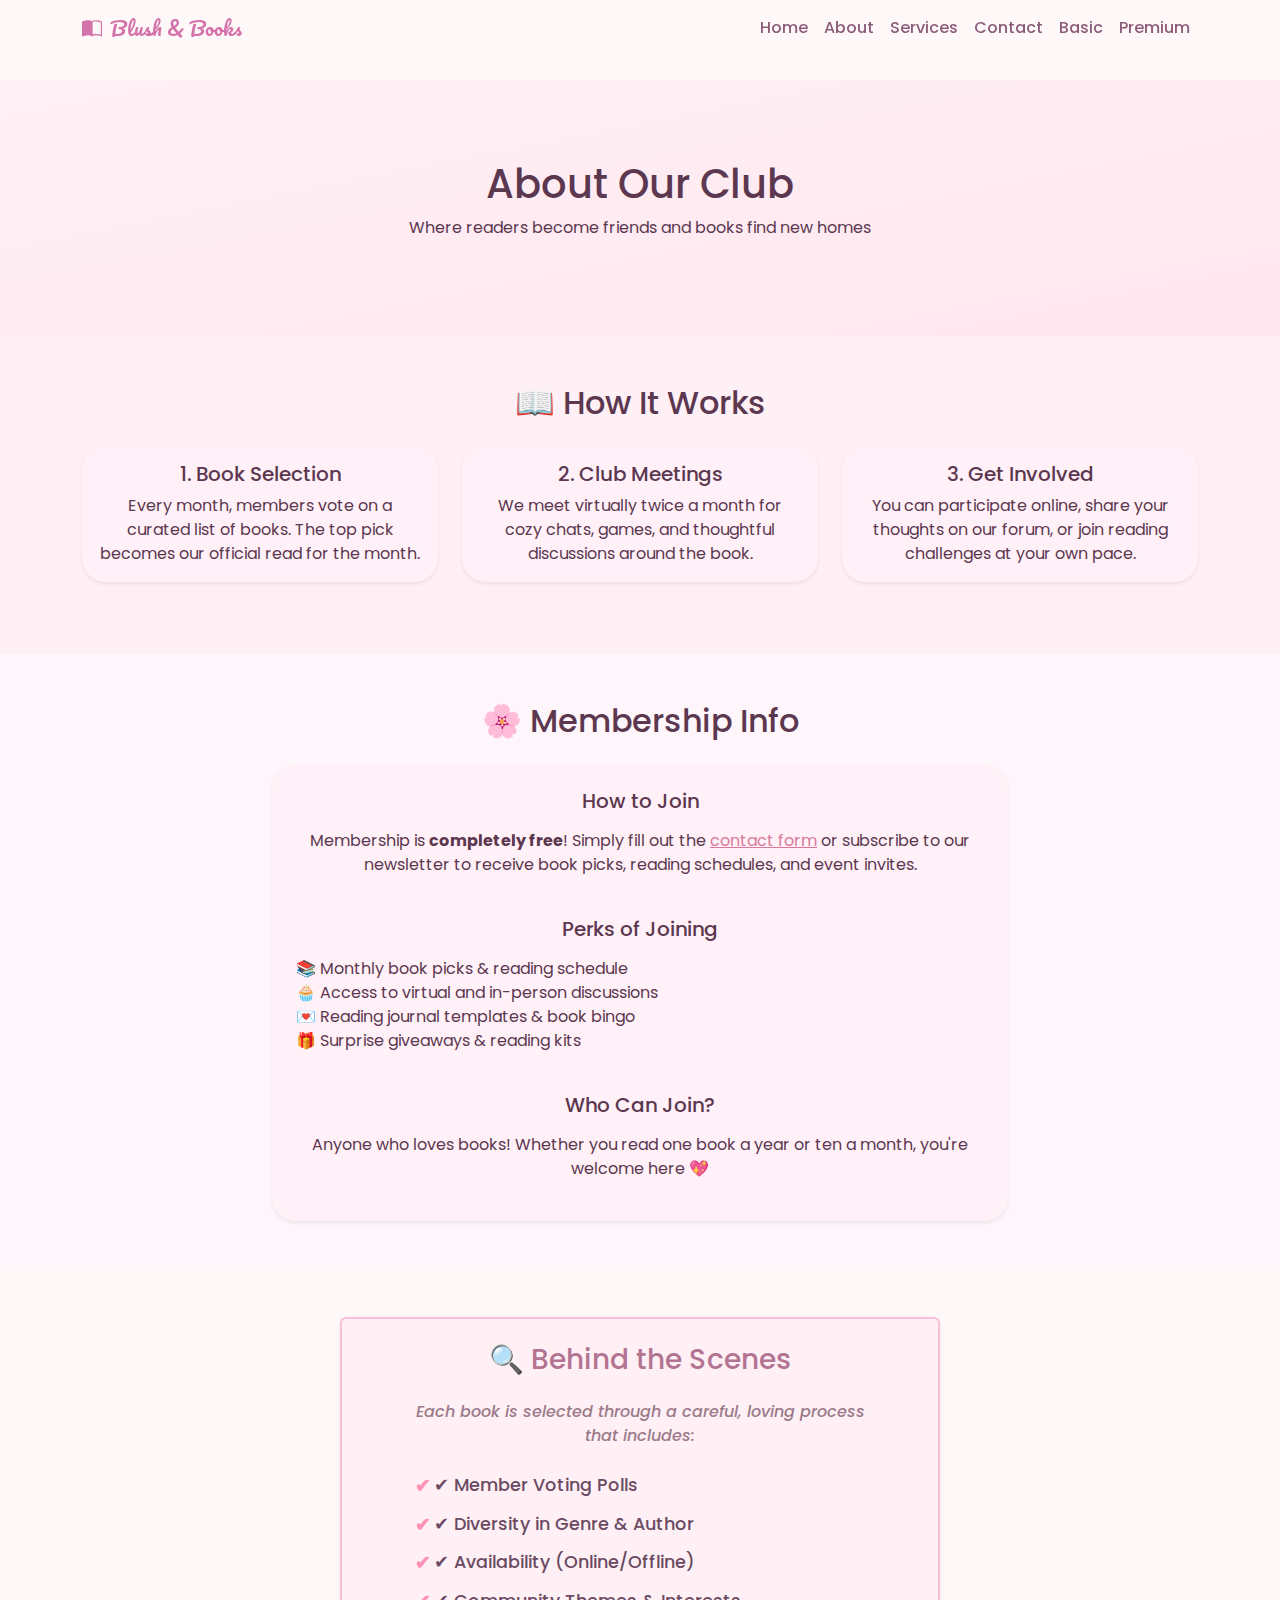
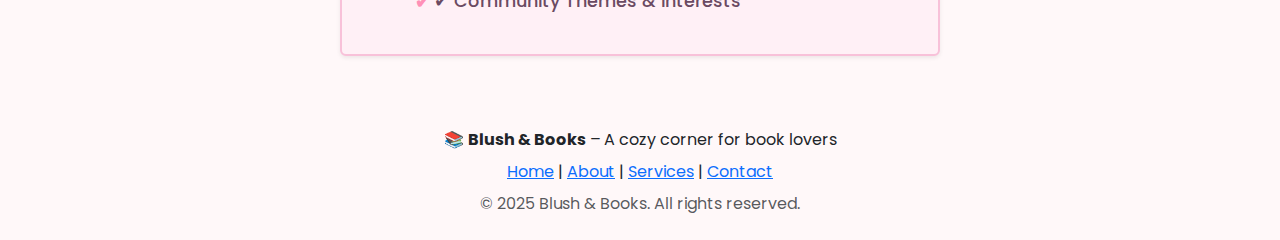
<file: about.html>
<!DOCTYPE html>
<html lang="en">
<head>
  <meta charset="UTF-8" />
  <meta name="viewport" content="width=device-width, initial-scale=1.0" />
  <title>About | Blush & Books</title>
  <link href="https://cdn.jsdelivr.net/npm/bootstrap@5.3.2/dist/css/bootstrap.min.css" rel="stylesheet" />
  <link href="https://cdn.jsdelivr.net/npm/bootstrap-icons@1.10.5/font/bootstrap-icons.css" rel="stylesheet" />
  <link href="https://fonts.googleapis.com/css2?family=Pacifico&family=Poppins:wght@400;500&display=swap" rel="stylesheet" />
  <style>
    body {
      font-family: 'Poppins', sans-serif;
      padding-top: 80px;
      background-color: #fff8f9;
    }
    #navbar {
      transition: all 0.3s ease;
    }
    #navbar.scrolled {
      background: linear-gradient(to right, #ffe6f0, #ffd1dc);
      box-shadow: 0 4px 8px rgba(0, 0, 0, 0.05);
    }
    .navbar-brand {
      font-family: 'Pacifico', cursive;
      color: #d472aa !important;
    }
    .navbar-nav .nav-link {
      color: #8b5d7a;
      font-weight: 500;
    }
    .navbar-nav .nav-link:hover {
      background-color: #fce4ec;
      color: #5c3750;
      border-radius: 10px;
    }
    .hero {
      padding: 80px 20px;
      background: linear-gradient(to bottom right, #fff1f5, #ffe6f0);
      text-align: center;
      color: #5c3750;
    }
    #how-it-works {
  background-color: #fff0f5; /* pastel lavender */
  color: #5c3750;
}

.pastel-box {
  background-color: #ffe6f0; /* pastel pink box */
  border: none;
  border-radius: 1rem;
  transition: transform 0.3s ease, box-shadow 0.3s ease;
}

.pastel-box:hover {
  transform: translateY(-5px);
  box-shadow: 0 8px 16px rgba(255, 105, 180, 0.2);
}
#membership-info {
  background-color: #fef6fb; /* very soft pink-lavender */
  color: #5c3750;
}

.pastel-box {
  background-color: #fff1f7;
  border-radius: 1.5rem;
  border: none;
  color: #5c3750;
}

.pastel-link {
  color: #d97a9c;
  text-decoration: underline;
}

.pastel-link:hover {
  color: #ff4f87;
  text-decoration: none;
}
.pastel-card {
  background-color: #fff0f6;
  border: 2px solid #f8c1d9;
  color: #6b4a62;
  box-shadow: 0 6px 10px rgba(248, 193, 217, 0.3);
  font-weight: 500;
}

.pastel-list li {
  margin-bottom: 0.75rem;
  font-size: 1.1rem;
  padding-left: 1.2rem;
  position: relative;
}

.pastel-list li::before {
  content: "✔";
  color: #ff91b7;
  position: absolute;
  left: 0;
  top: 0;
  font-weight: 700;
  font-size: 1.2rem;
}


  </style>
</head>
<body>
 <!-- Navigation Bar -->
<nav id="navbar" class="navbar navbar-expand-lg fixed-top navbar-light bg-transparent">
  <div class="container">
    <a class="navbar-brand" href="index.html">
      <i class="bi bi-book-half me-2"></i>Blush & Books
    </a>
    <button class="navbar-toggler" type="button" data-bs-toggle="collapse" data-bs-target="#navbarNav">
      <span class="navbar-toggler-icon"></span>
    </button>
    <div class="collapse navbar-collapse" id="navbarNav">
      <ul class="navbar-nav ms-auto">
        <li class="nav-item">
          <a class="nav-link" href="index.html">Home</a>
        </li>
        <li class="nav-item">
          <a class="nav-link" href="about.html">About</a>
        </li>
        <li class="nav-item">
          <a class="nav-link" href="services.html">Services</a>
        </li>
        <li class="nav-item">
          <a class="nav-link" href="contact.html">Contact</a>
        </li>
        <li class="nav-item">
          <a class="nav-link" href="basic-members.html">Basic </a>
        </li>
        <li class="nav-item">
          <a class="nav-link" href="premium-members.html">Premium </a>
        </li>
      </ul>
    </div>
  </div>
</nav>


  <!-- Hero Section -->
  <section class="hero">
    <h1>About Our Club</h1>
    <p>Where readers become friends and books find new homes</p>
  </section>

  <!-- How It Works Section -->
<section id="how-it-works" class="py-5">
  <div class="container text-center">
    <h2 class="mb-4">📖 How It Works</h2>
    <div class="row">
      <div class="col-md-4 mb-4">
        <div class="card h-100 shadow-sm pastel-box">
          <div class="card-body">
            <h5 class="card-title">1. Book Selection</h5>
            <p class="card-text">Every month, members vote on a curated list of books. The top pick becomes our official read for the month.</p>
          </div>
        </div>
      </div>
      <div class="col-md-4 mb-4">
        <div class="card h-100 shadow-sm pastel-box">
          <div class="card-body">
            <h5 class="card-title">2. Club Meetings</h5>
            <p class="card-text">We meet virtually twice a month for cozy chats, games, and thoughtful discussions around the book.</p>
          </div>
        </div>
      </div>
      <div class="col-md-4 mb-4">
        <div class="card h-100 shadow-sm pastel-box">
          <div class="card-body">
            <h5 class="card-title">3. Get Involved</h5>
            <p class="card-text">You can participate online, share your thoughts on our forum, or join reading challenges at your own pace.</p>
          </div>
        </div>
      </div>
    </div>
  </div>
</section>
<!-- Membership Info Section -->
<section id="membership-info" class="py-5">
  <div class="container text-center">
    <h2 class="mb-4">🌸 Membership Info</h2>
    <div class="row justify-content-center">
      <div class="col-md-8">
        <div class="card pastel-box shadow-sm p-4">
          <h5 class="mb-3">How to Join</h5>
          <p>Membership is <strong>completely free</strong>! Simply fill out the <a href="contact.html" class="pastel-link">contact form</a> or subscribe to our newsletter to receive book picks, reading schedules, and event invites.</p>
          
          <h5 class="mt-4 mb-3">Perks of Joining</h5>
          <ul class="list-unstyled text-start">
            <li>📚 Monthly book picks & reading schedule</li>
            <li>🧁 Access to virtual and in-person discussions</li>
            <li>💌 Reading journal templates & book bingo</li>
            <li>🎁 Surprise giveaways & reading kits</li>
          </ul>

          <h5 class="mt-4 mb-3">Who Can Join?</h5>
          <p>Anyone who loves books! Whether you read one book a year or ten a month, you're welcome here 💖</p>
        </div>
      </div>
    </div>
  </div>
</section>
<section class="py-5 text-center" id="book-process">
  <div class="container pastel-card p-4 rounded shadow-sm mx-auto" style="max-width:600px;">
    <h3 class="mb-4" style="color:#b37492;">🔍 Behind the Scenes</h3>
    <p style="color:#9c7a8a; font-style: italic; max-width: 450px; margin: 0 auto 1.5rem;">
      Each book is selected through a careful, loving process that includes:
    </p>
    <ul class="list-unstyled pastel-list text-start mx-auto" style="max-width: 450px;">
      <li>✔ Member Voting Polls</li>
      <li>✔ Diversity in Genre & Author</li>
      <li>✔ Availability (Online/Offline)</li>
      <li>✔ Community Themes & Interests</li>
    </ul>
  </div>
</section>


  <!-- Script -->
  <script src="https://cdn.jsdelivr.net/npm/bootstrap@5.3.2/dist/js/bootstrap.bundle.min.js"></script>
  <script>
    window.addEventListener('scroll', function () {
      const navbar = document.getElementById('navbar');
      if (window.scrollY > 10) {
        navbar.classList.add('scrolled');
      } else {
        navbar.classList.remove('scrolled');
      }
    });
  </script>
  <!-- Footer -->
<footer class="footer py-4 text-center">
  <div class="container">
    <p class="mb-2">📚 <strong>Blush & Books</strong> – A cozy corner for book lovers</p>
    <p class="mb-2">
      <a href="index.html" class="footer-link">Home</a> |
      <a href="about.html" class="footer-link">About</a> |
      <a href="services.html" class="footer-link">Services</a> |
      <a href="contact.html" class="footer-link">Contact</a>
    </p>
    <p class="mb-0 text-muted">&copy; 2025 Blush & Books. All rights reserved.</p>
  </div>
</footer>

</body>
</html>
</file>
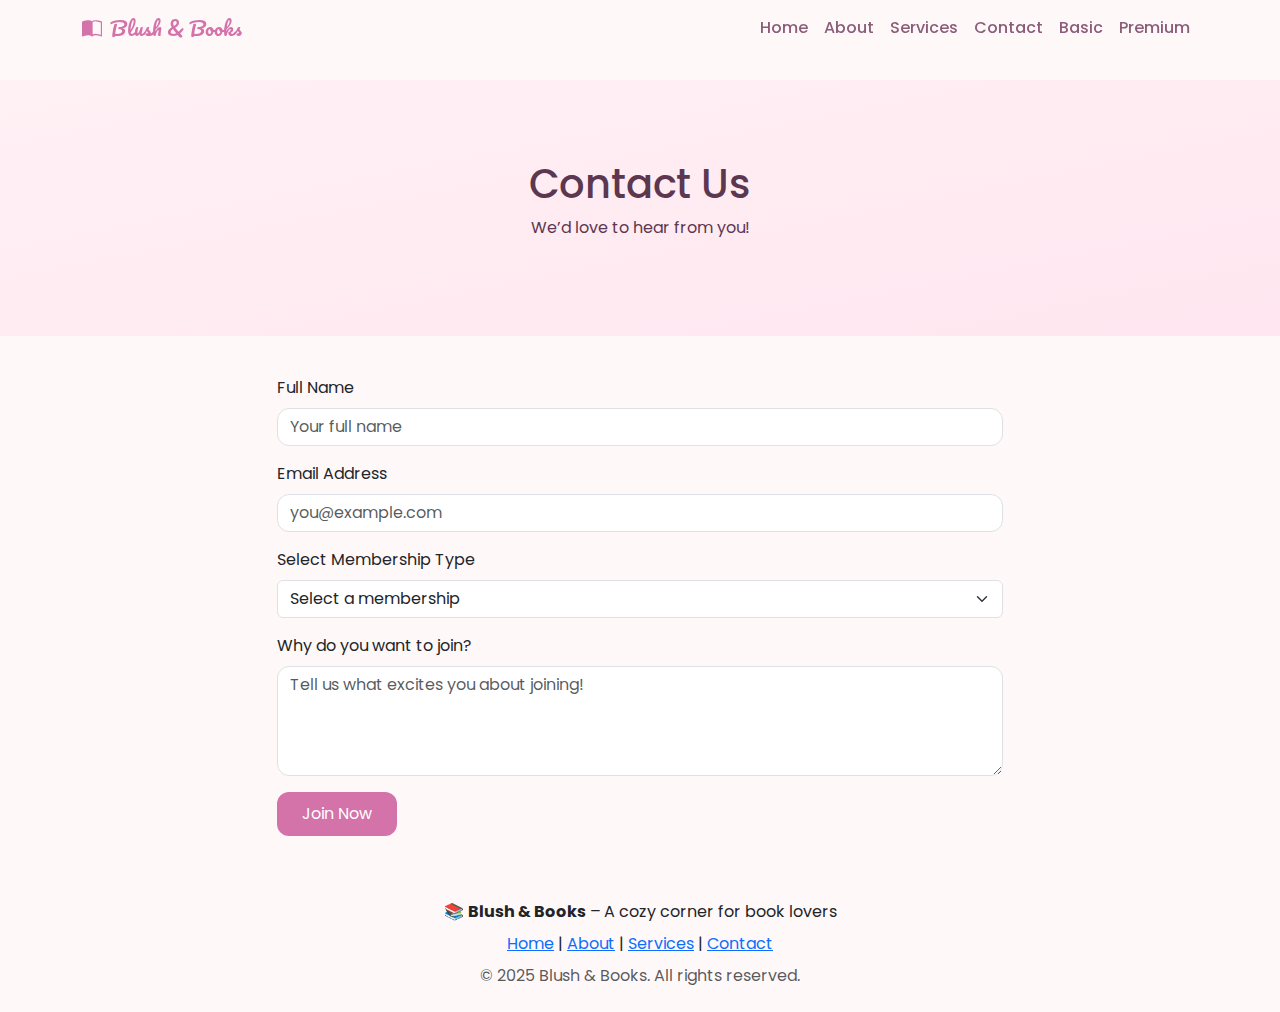
<file: contact.html>
<!DOCTYPE html>
<html lang="en">
<head>
  <meta charset="UTF-8" />
  <meta name="viewport" content="width=device-width, initial-scale=1.0" />
  <title>Contact | Blush & Books</title>
  <link href="https://cdn.jsdelivr.net/npm/bootstrap@5.3.2/dist/css/bootstrap.min.css" rel="stylesheet" />
  <link href="https://cdn.jsdelivr.net/npm/bootstrap-icons@1.10.5/font/bootstrap-icons.css" rel="stylesheet" />
  <link href="https://fonts.googleapis.com/css2?family=Pacifico&family=Poppins:wght@400;500&display=swap" rel="stylesheet" />
  <style>
    body {
      font-family: 'Poppins', sans-serif;
      padding-top: 80px;
      background-color: #fff8f9;
    }
    #navbar {
      transition: all 0.3s ease;
    }
    #navbar.scrolled {
      background: linear-gradient(to right, #ffe6f0, #ffd1dc);
      box-shadow: 0 4px 8px rgba(0, 0, 0, 0.05);
    }
    .navbar-brand {
      font-family: 'Pacifico', cursive;
      color: #d472aa !important;
    }
    .navbar-nav .nav-link {
      color: #8b5d7a;
      font-weight: 500;
    }
    .navbar-nav .nav-link:hover {
      background-color: #fce4ec;
      color: #5c3750;
      border-radius: 10px;
    }
    .hero {
      padding: 80px 20px;
      background: linear-gradient(to bottom right, #fff1f5, #ffe6f0);
      text-align: center;
      color: #5c3750;
    }
    .form-section {
      padding: 40px 20px;
    }
    .form-control {
      border-radius: 12px;
    }
    .btn-custom {
      background-color: #d472aa;
      border: none;
      color: white;
      padding: 10px 25px;
      border-radius: 12px;
    }
    .btn-custom:hover {
      background-color: #bb5e94;
    }
  </style>
</head>
<body>
<!-- Navigation Bar -->
<nav id="navbar" class="navbar navbar-expand-lg fixed-top navbar-light bg-transparent">
  <div class="container">
    <a class="navbar-brand" href="index.html">
      <i class="bi bi-book-half me-2"></i>Blush & Books
    </a>
    <button class="navbar-toggler" type="button" data-bs-toggle="collapse" data-bs-target="#navbarNav">
      <span class="navbar-toggler-icon"></span>
    </button>
    <div class="collapse navbar-collapse" id="navbarNav">
      <ul class="navbar-nav ms-auto">
        <li class="nav-item">
          <a class="nav-link" href="index.html">Home</a>
        </li>
        <li class="nav-item">
          <a class="nav-link" href="about.html">About</a>
        </li>
        <li class="nav-item">
          <a class="nav-link" href="services.html">Services</a>
        </li>
        <li class="nav-item">
          <a class="nav-link" href="contact.html">Contact</a>
        </li>
        <li class="nav-item">
          <a class="nav-link" href="basic-members.html">Basic </a>
        </li>
        <li class="nav-item">
          <a class="nav-link" href="premium-members.html">Premium </a>
        </li>
      </ul>
    </div>
  </div>
</nav>


  <!-- Hero Section -->
  <section class="hero">
    <h1>Contact Us</h1>
    <p>We’d love to hear from you!</p>
  </section>

<!-- Join the Club Form -->
<section class="form-section container">
  <div class="row justify-content-center">
    <div class="col-md-8">
      <form>
        <div class="mb-3">
          <label for="name" class="form-label">Full Name</label>
          <input type="text" class="form-control" id="name" placeholder="Your full name" required />
        </div>
        <div class="mb-3">
          <label for="email" class="form-label">Email Address</label>
          <input type="email" class="form-control" id="email" placeholder="you@example.com" required />
        </div>
        <div class="mb-3">
          <label for="membership" class="form-label">Select Membership Type</label>
          <select class="form-select" id="membership" required>
            <option value="" disabled selected>Select a membership</option>
            <option value="basic">Basic - Free</option>
            <option value="premium">Premium - $10/month</option>
          </select>
        </div>
        <div class="mb-3">
          <label for="why-join" class="form-label">Why do you want to join?</label>
          <textarea class="form-control" id="why-join" rows="4" placeholder="Tell us what excites you about joining!" required></textarea>
        </div>
        <button type="submit" class="btn btn-custom">Join Now</button>
      </form>
    </div>
  </div>
</section>


  <!-- Script -->
  <script src="https://cdn.jsdelivr.net/npm/bootstrap@5.3.2/dist/js/bootstrap.bundle.min.js"></script>
  <script>
    window.addEventListener('scroll', function () {
      const navbar = document.getElementById('navbar');
      if (window.scrollY > 10) {
        navbar.classList.add('scrolled');
      } else {
        navbar.classList.remove('scrolled');
      }
    });
  </script>
  <!-- Footer -->
<footer class="footer py-4 text-center">
  <div class="container">
    <p class="mb-2">📚 <strong>Blush & Books</strong> – A cozy corner for book lovers</p>
    <p class="mb-2">
      <a href="index.html" class="footer-link">Home</a> |
      <a href="about.html" class="footer-link">About</a> |
      <a href="services.html" class="footer-link">Services</a> |
      <a href="contact.html" class="footer-link">Contact</a>
    </p>
    <p class="mb-0 text-muted">&copy; 2025 Blush & Books. All rights reserved.</p>
  </div>
</footer>

</body>
</html>
</file>
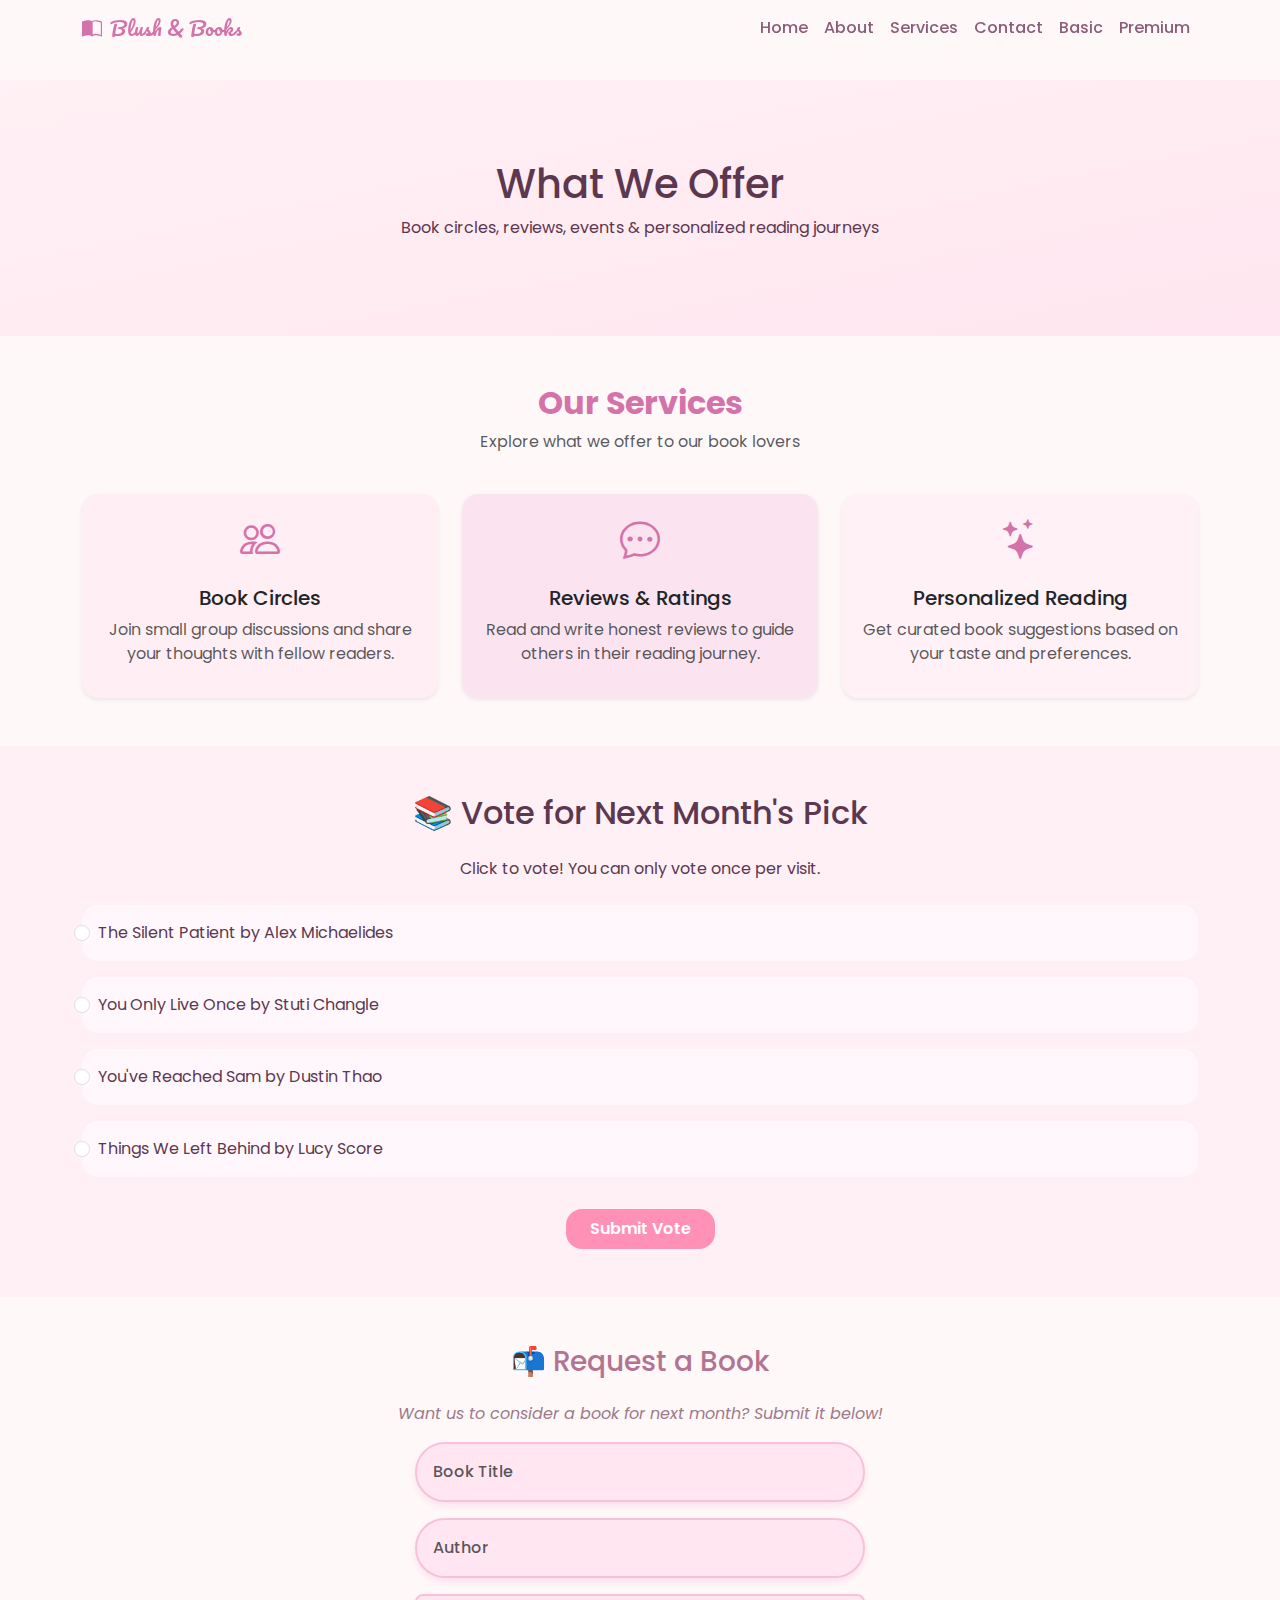
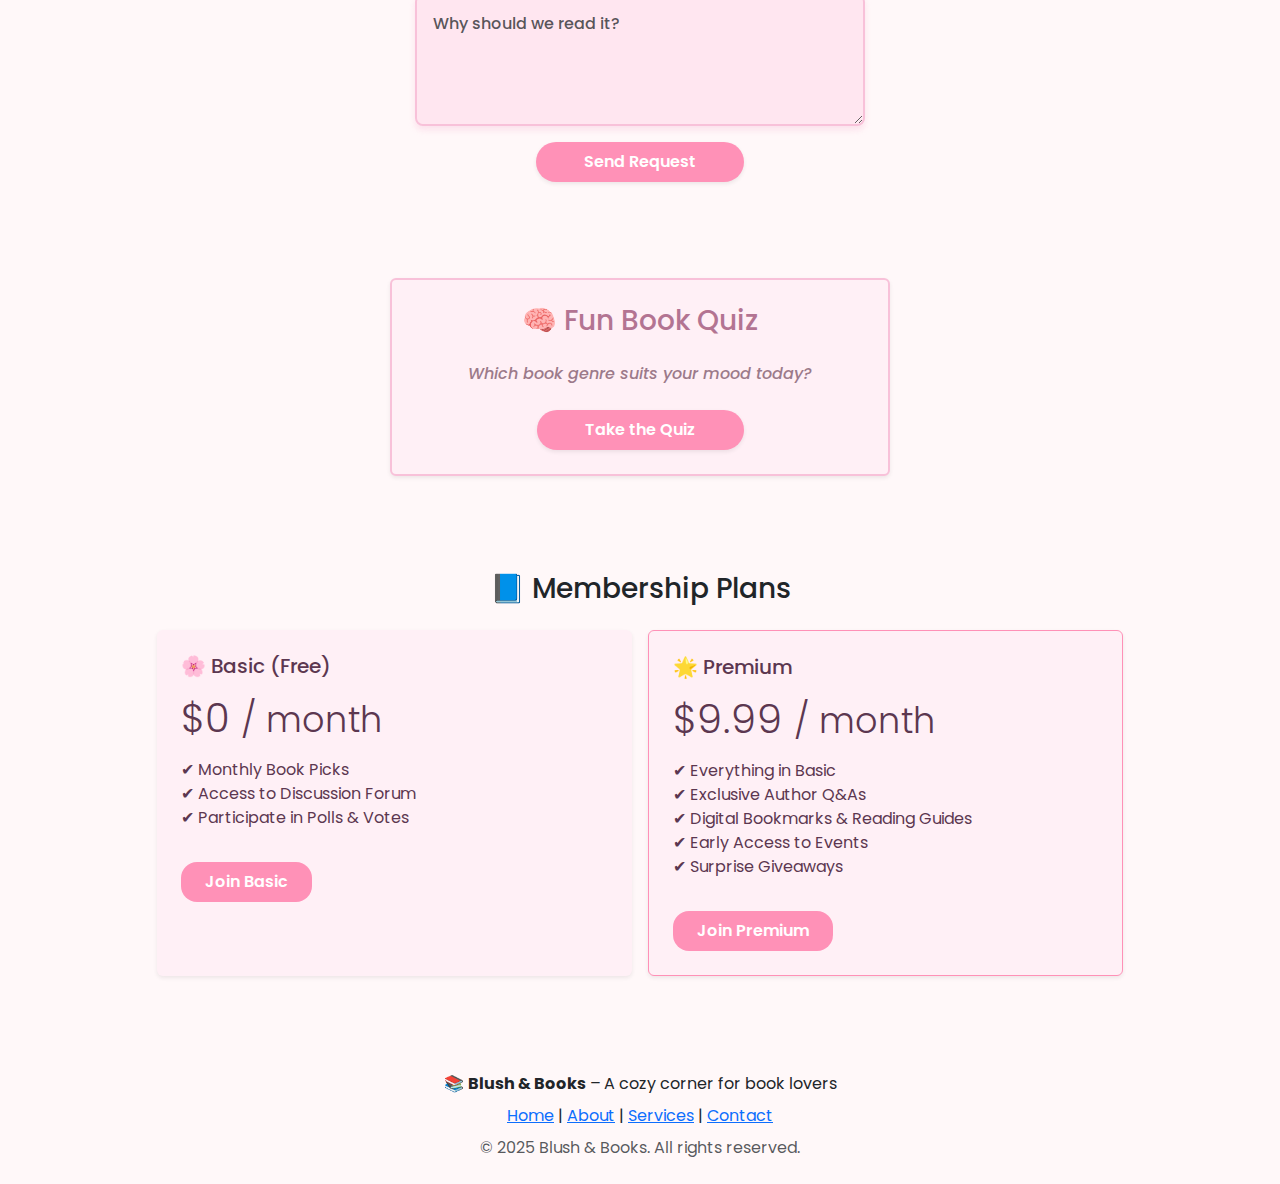
<file: services.html>
<!DOCTYPE html>
<html lang="en">
<head>
  <meta charset="UTF-8" />
  <meta name="viewport" content="width=device-width, initial-scale=1.0" />
  <title>Services | Blush & Books</title>
  <link href="https://cdn.jsdelivr.net/npm/bootstrap@5.3.2/dist/css/bootstrap.min.css" rel="stylesheet" />
  <link href="https://cdn.jsdelivr.net/npm/bootstrap-icons@1.10.5/font/bootstrap-icons.css" rel="stylesheet" />
  <link href="https://fonts.googleapis.com/css2?family=Pacifico&family=Poppins:wght@400;500&display=swap" rel="stylesheet" />
  <style>
    body {
      font-family: 'Poppins', sans-serif;
      padding-top: 80px;
      background-color: #fff8f9;
    }
    #navbar {
      transition: all 0.3s ease;
    }
    #navbar.scrolled {
      background: linear-gradient(to right, #ffe6f0, #ffd1dc);
      box-shadow: 0 4px 8px rgba(0, 0, 0, 0.05);
    }
    .navbar-brand {
      font-family: 'Pacifico', cursive;
      color: #d472aa !important;
    }
    .navbar-nav .nav-link {
      color: #8b5d7a;
      font-weight: 500;
    }
    .navbar-nav .nav-link:hover {
      background-color: #fce4ec;
      color: #5c3750;
      border-radius: 10px;
    }
    .hero {
      padding: 80px 20px;
      background: linear-gradient(to bottom right, #fff1f5, #ffe6f0);
      text-align: center;
      color: #5c3750;
    }
    .text-pink {
  color: #d472aa;
}
#book-vote {
  background-color: #fff0f6;
  color: #5c3750;
}

.pastel-option {
  background: #fff7fb;
  padding: 1rem;
  border-radius: 1rem;
  margin-bottom: 1rem;
  text-align: left;
}

.btn-pink {
  background-color: #ff91b7;
  color: white;
  border: none;
  border-radius: 1rem;
  padding: 0.5rem 1.5rem;
}

.btn-pink:hover {
  background-color: #ff74a8;
}
#membership-plans .pastel-option {
  background: #fff0f6;
  color: #5c3750;
  box-shadow: 0 4px 6px rgb(0 0 0 / 0.1);
}

#membership-plans .btn-pink {
  background-color: #ff91b7;
  color: white;
  border-radius: 1rem;
  border: none;
}

#membership-plans .btn-pink:hover {
  background-color: #ff74a8;
}

.border-pink {
  border-color: #ff91b7 !important;
}

.pastel-input {
  background-color: #ffe6f0;
  border: 2px solid #f8c1d9;
  color: #6b4a62;
  font-weight: 500;
  box-shadow: 0 4px 6px rgba(248, 193, 217, 0.4);
  transition: border-color 0.3s ease;
}

.pastel-input:focus {
  background-color: #ffeff7;
  border-color: #ff91b7;
  outline: none;
  box-shadow: 0 0 8px #ff91b7;
}

.btn-pink {
  background-color: #ff91b7;
  color: white;
  font-weight: 600;
  transition: background-color 0.3s ease;
}

.btn-pink:hover {
  background-color: #ff6a96;
  box-shadow: 0 4px 12px rgba(255, 106, 150, 0.6);
}
.pastel-card {
  background-color: #fff0f6;
  border: 2px solid #f8c1d9;
  color: #6b4a62;
  box-shadow: 0 6px 10px rgba(248, 193, 217, 0.3);
  font-weight: 500;
}

.btn-pink {
  background-color: #ff91b7;
  color: white;
  font-weight: 600;
  transition: background-color 0.3s ease;
  border: none;
}

.btn-pink:hover {
  background-color: #ff6a96;
  box-shadow: 0 4px 12px rgba(255, 106, 150, 0.6);
}

  </style>
</head>
<body>
<!-- Navigation Bar -->
<nav id="navbar" class="navbar navbar-expand-lg fixed-top navbar-light bg-transparent">
  <div class="container">
    <a class="navbar-brand" href="index.html">
      <i class="bi bi-book-half me-2"></i>Blush & Books
    </a>
    <button class="navbar-toggler" type="button" data-bs-toggle="collapse" data-bs-target="#navbarNav">
      <span class="navbar-toggler-icon"></span>
    </button>
    <div class="collapse navbar-collapse" id="navbarNav">
      <ul class="navbar-nav ms-auto">
        <li class="nav-item">
          <a class="nav-link" href="index.html">Home</a>
        </li>
        <li class="nav-item">
          <a class="nav-link" href="about.html">About</a>
        </li>
        <li class="nav-item">
          <a class="nav-link" href="services.html">Services</a>
        </li>
        <li class="nav-item">
          <a class="nav-link" href="contact.html">Contact</a>
        </li>
        <li class="nav-item">
          <a class="nav-link" href="basic-members.html">Basic </a>
        </li>
        <li class="nav-item">
          <a class="nav-link" href="premium-members.html">Premium </a>
        </li>
      </ul>
    </div>
  </div>
</nav>


  <!-- Hero Section -->
  <section class="hero">
    <h1>What We Offer</h1>
    <p>Book circles, reviews, events & personalized reading journeys</p>
  </section>

  <!-- Services Section with Icons and Images -->
<section class="py-5">
  <div class="container">
    <div class="row text-center mb-4">
      <h2 class="text-pink fw-bold">Our Services</h2>
      <p class="text-muted">Explore what we offer to our book lovers</p>
    </div>
    <div class="row g-4">
      <!-- Book Circles -->
      <div class="col-md-4">
        <div class="card h-100 border-0 shadow-sm rounded-4 p-3" style="background-color: #ffeef3;">
          <div class="text-center fs-1 text-pink mb-3"><i class="bi bi-people"></i></div>
          <h5 class="text-center">Book Circles</h5>
          <p class="text-center text-muted">Join small group discussions and share your thoughts with fellow readers.</p>
        </div>
      </div>
      <!-- Reviews -->
      <div class="col-md-4">
        <div class="card h-100 border-0 shadow-sm rounded-4 p-3" style="background-color: #fbe4f0;">
          <div class="text-center fs-1 text-pink mb-3"><i class="bi bi-chat-dots"></i></div>
          <h5 class="text-center">Reviews & Ratings</h5>
          <p class="text-center text-muted">Read and write honest reviews to guide others in their reading journey.</p>
        </div>
      </div>
      <!-- Personalized Lists -->
      <div class="col-md-4">
        <div class="card h-100 border-0 shadow-sm rounded-4 p-3" style="background-color: #fff1f5;">
          <div class="text-center fs-1 text-pink mb-3"><i class="bi bi-stars"></i></div>
          <h5 class="text-center">Personalized Reading</h5>
          <p class="text-center text-muted">Get curated book suggestions based on your taste and preferences.</p>
        </div>
      </div>
    </div>
  </div>
</section>

<!-- Voting Poll Section (No Summary) -->
<section id="book-vote" class="py-5 text-center">
  <div class="container">
    <h2 class="mb-4">📚 Vote for Next Month's Pick</h2>
    <p class="mb-4">Click to vote! You can only vote once per visit.</p>

    <form id="pollForm">
      <div class="form-check pastel-option">
        <input class="form-check-input" type="radio" name="book" value="The Silent Patient" id="book1">
        <label class="form-check-label" for="book1">The Silent Patient by Alex Michaelides</label>
      </div>
      <div class="form-check pastel-option">
        <input class="form-check-input" type="radio" name="book" value="You Only Live Once" id="book2">
        <label class="form-check-label" for="book2">You Only Live Once by Stuti Changle</label>
      </div>
      <div class="form-check pastel-option">
        <input class="form-check-input" type="radio" name="book" value="You've Reached Sam" id="book3">
        <label class="form-check-label" for="book3">You've Reached Sam by Dustin Thao</label>
      </div>
      <div class="form-check pastel-option">
        <input class="form-check-input" type="radio" name="book" value="Things We Left Behind" id="book4">
        <label class="form-check-label" for="book4">Things We Left Behind by Lucy Score</label>
      </div>

      <button type="submit" class="btn btn-pink mt-3">Submit Vote</button>
    </form>
  </div>
</section>
<script>
  document.getElementById('pollForm').addEventListener('submit', function(e) {
    e.preventDefault();
    const selected = document.querySelector('input[name="book"]:checked');
    if (selected) {
      alert("Thanks for voting for: " + selected.value + " 💖");
      this.reset();
    } else {
      alert("Please select a book to vote.");
    }
  });
</script>
<section class="py-5 text-center" id="request-book">
  <div class="container">
    <h3 class="mb-4" style="color:#b37492;">📬 Request a Book</h3>
    <p style="color:#9c7a8a; font-style: italic;">Want us to consider a book for next month? Submit it below!</p>
    <form class="request-form mx-auto" style="max-width: 450px;">
      <input type="text" class="form-control mb-3 p-3 rounded-pill pastel-input" placeholder="Book Title" required>
      <input type="text" class="form-control mb-3 p-3 rounded-pill pastel-input" placeholder="Author" required>
      <textarea class="form-control mb-3 p-3 rounded-3 pastel-input" placeholder="Why should we read it?" rows="4" required></textarea>
      <button type="submit" class="btn btn-pink px-5 rounded-pill shadow-sm">Send Request</button>
    </form>
  </div>
</section>

<section class="py-5 text-center" id="quiz">
  <div class="container pastel-card p-4 rounded shadow-sm mx-auto" style="max-width: 500px;">
    <h3 class="mb-4" style="color:#b37492;">🧠 Fun Book Quiz</h3>
    <p style="color:#9c7a8a; font-style: italic; margin-bottom: 1.5rem;">
      Which book genre suits your mood today?
    </p>
    <button class="btn btn-pink px-5 rounded-pill shadow-sm" onclick="alert('Quiz coming soon! 🎉')">
      Take the Quiz
    </button>
  </div>
</section>

<section class="py-5 text-center" id="membership-plans">
  <div class="container">
    <h3 class="mb-4">📘 Membership Plans</h3>
    <div class="row justify-content-center">
      <div class="col-md-5 pastel-option mx-2 mb-4 p-4 rounded shadow-sm">
        <h5 class="mb-3">🌸 Basic (Free)</h5>
        <p class="display-6 mb-3">$0 <small>/ month</small></p>
        <ul class="list-unstyled text-start">
          <li>✔ Monthly Book Picks</li>
          <li>✔ Access to Discussion Forum</li>
          <li>✔ Participate in Polls & Votes</li>
        </ul>
        <button class="btn btn-pink mt-3 px-4">Join Basic</button>
      </div>

      <div class="col-md-5 pastel-option mx-2 mb-4 p-4 rounded shadow-sm border border-pink">
        <h5 class="mb-3">🌟 Premium</h5>
        <p class="display-6 mb-3">$9.99 <small>/ month</small></p>
        <ul class="list-unstyled text-start">
          <li>✔ Everything in Basic</li>
          <li>✔ Exclusive Author Q&As</li>
          <li>✔ Digital Bookmarks & Reading Guides</li>
          <li>✔ Early Access to Events</li>
          <li>✔ Surprise Giveaways</li>
        </ul>
        <button class="btn btn-pink mt-3 px-4">Join Premium</button>
      </div>
    </div>
  </div>
</section>


  <!-- Script -->
  <script src="https://cdn.jsdelivr.net/npm/bootstrap@5.3.2/dist/js/bootstrap.bundle.min.js"></script>
  <script>
    window.addEventListener('scroll', function () {
      const navbar = document.getElementById('navbar');
      if (window.scrollY > 10) {
        navbar.classList.add('scrolled');
      } else {
        navbar.classList.remove('scrolled');
      }
    });
  </script>
   <!-- Footer -->
<footer class="footer py-4 text-center">
  <div class="container">
    <p class="mb-2">📚 <strong>Blush & Books</strong> – A cozy corner for book lovers</p>
    <p class="mb-2">
      <a href="index.html" class="footer-link">Home</a> |
      <a href="about.html" class="footer-link">About</a> |
      <a href="services.html" class="footer-link">Services</a> |
      <a href="contact.html" class="footer-link">Contact</a>
    </p>
    <p class="mb-0 text-muted">&copy; 2025 Blush & Books. All rights reserved.</p>
  </div>
</footer>
</body>
</html>
</file>
